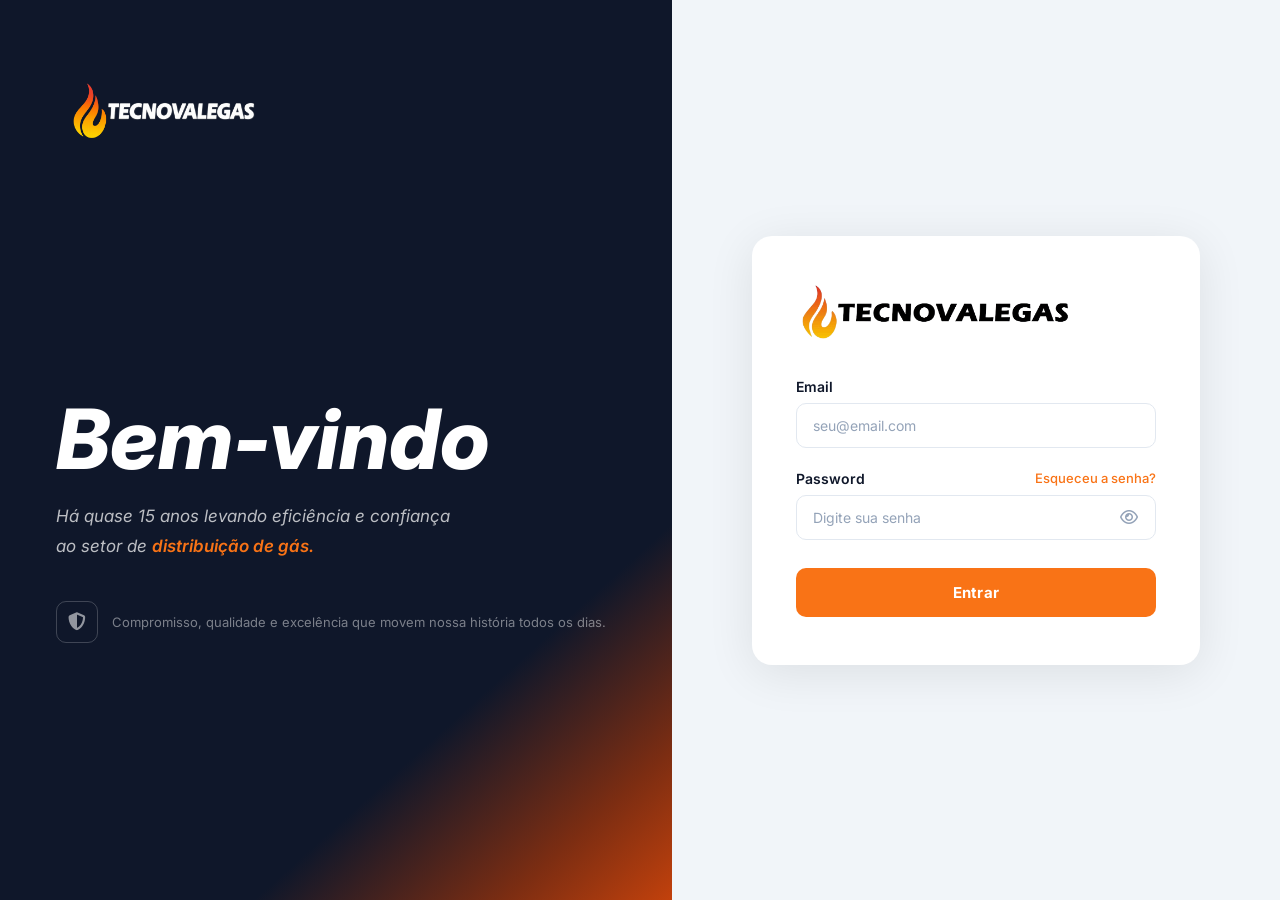
<file: view/login.html>
<!DOCTYPE html>
<html lang="pt-BR">
<head>
  <meta charset="UTF-8" />
  <meta name="viewport" content="width=device-width, initial-scale=1.0" />
  <title>TecnoVale Gás — Login</title>
  <link rel="icon" href="/images/Fogo.png" type="image/png" />
  <link href="https://fonts.googleapis.com/css2?family=Inter:ital,wght@0,300;0,400;0,500;0,600;0,700;0,800;1,400;1,700;1,800&display=swap" rel="stylesheet" />
  <link rel="stylesheet" href="https://cdnjs.cloudflare.com/ajax/libs/font-awesome/6.5.0/css/all.min.css" />
  <style>
    *, *::before, *::after { box-sizing: border-box; margin: 0; padding: 0; }

    :root {
      --orange:      #F97316;
      --orange-dark: #EA580C;
    }

    body {
      font-family: 'Inter', sans-serif;
      min-height: 100vh;
      display: flex;
    }

    /* ── Painel esquerdo ── */
    .panel-left {
      flex: 1;
      background: linear-gradient(138deg, #0F172A 0%, #0F172A 75%, #7c2d12 90%, #C2410C 100%);
      display: flex;
      flex-direction: column;
      padding: 44px 56px;
      position: relative;
      overflow: hidden;
    }


    .brand-logo {
      display: flex;
      align-items: center;
      z-index: 1;
    }

    .brand-logo img { height: 140px; width: auto; }

    .panel-center {
      flex: 1;
      display: flex;
      flex-direction: column;
      justify-content: center;
      gap: 40px;
      z-index: 1;
    }

    .panel-content {
      z-index: 1;
      text-align: left;
    }

    .panel-content h1 {
      font-size: clamp(54px, 6.5vw, 84px);
      font-weight: 800;
      color: #fff;
      line-height: 1.0;
      margin-bottom: 22px;
      font-style: italic;
    }

    .panel-content p {
      font-size: 17px;
      font-style: italic;
      color: rgba(255,255,255,0.72);
      line-height: 1.75;
      max-width: 400px;
    }

    .panel-content p strong {
      color: var(--orange);
      font-style: italic;
      font-weight: 600;
    }

    .panel-footer {
      display: flex;
      align-items: center;
      gap: 14px;
      z-index: 1;
    }

    .shield-icon {
      width: 42px; height: 42px;
      border: 1.5px solid rgba(255,255,255,0.2);
      border-radius: 10px;
      display: flex; align-items: center; justify-content: center;
      flex-shrink: 0;
      color: rgba(255,255,255,0.55);
      font-size: 18px;
    }

    .panel-footer p {
      font-size: 13px;
      color: rgba(255,255,255,0.45);
      line-height: 1.55;
    }

    /* ── Painel direito ── */
    .panel-right {
      flex: 1;
      background: #F1F5F9;
      display: flex;
      align-items: center;
      justify-content: center;
      padding: 40px 24px;
    }

    .login-card {
      background: #fff;
      border-radius: 20px;
      padding: 48px 44px;
      width: 100%;
      max-width: 448px;
      box-shadow: 0 8px 48px rgba(0,0,0,0.09);
    }

    .card-logo {
      display: flex;
      align-items: center;
      margin-bottom: 38px;
    }

    .card-logo img { height: 56px; width: auto; }

    .card-logo-text {
      font-size: 16px;
      font-weight: 800;
      color: #0F172A;
      letter-spacing: 1px;
      text-transform: uppercase;
    }

    .form-group { margin-bottom: 22px; }

    .form-label-row {
      display: flex;
      align-items: center;
      justify-content: space-between;
      margin-bottom: 8px;
    }

    label {
      font-size: 14px;
      font-weight: 600;
      color: #0F172A;
    }

    .forgot-link {
      font-size: 13px;
      font-weight: 500;
      color: var(--orange);
      text-decoration: none;
      transition: opacity .15s;
    }
    .forgot-link:hover { opacity: .75; }

    .input-wrap { position: relative; }

    input[type="email"],
    input[type="password"],
    input[type="text"] {
      width: 100%;
      border: 1.5px solid #E2E8F0;
      border-radius: 10px;
      padding: 13px 16px;
      font-family: 'Inter', sans-serif;
      font-size: 14px;
      color: #0F172A;
      outline: none;
      transition: border-color .2s, box-shadow .2s;
      background: #fff;
    }

    input[type="password"],
    input[type="text"].pwd-input {
      padding-right: 48px;
    }

    input:focus {
      border-color: var(--orange);
      box-shadow: 0 0 0 3px rgba(249,115,22,0.13);
    }

    input::placeholder { color: #94A3B8; }

    .btn-toggle-senha {
      position: absolute;
      right: 14px; top: 50%;
      transform: translateY(-50%);
      background: none; border: none;
      color: #94A3B8; cursor: pointer;
      font-size: 16px; padding: 4px;
      line-height: 1;
      transition: color .15s;
    }
    .btn-toggle-senha:hover { color: var(--orange); }

    .btn-login {
      width: 100%;
      background: var(--orange);
      color: #fff;
      border: none;
      border-radius: 10px;
      padding: 15px;
      font-family: 'Inter', sans-serif;
      font-size: 15px;
      font-weight: 700;
      cursor: pointer;
      margin-top: 6px;
      transition: background .2s, transform .1s, box-shadow .2s;
      letter-spacing: .2px;
    }
    .btn-login:hover  { background: var(--orange-dark); box-shadow: 0 4px 18px rgba(249,115,22,0.38); }
    .btn-login:active { transform: scale(.98); }
    .btn-login:disabled { opacity: .6; cursor: not-allowed; transform: none; }

    .error-msg {
      display: none;
      background: #FEF2F2;
      border: 1px solid #FECACA;
      border-radius: 9px;
      padding: 11px 14px;
      font-size: 13px;
      color: #DC2626;
      margin-bottom: 20px;
      align-items: center;
      gap: 8px;
    }
    .error-msg.visible { display: flex; }

    .caps-warn {
      display: none;
      align-items: center;
      gap: 8px;
      font-size: 13px;
      color: #64748B;
      background: #F8FAFC;
      border: 1.5px solid #E2E8F0;
      border-radius: 10px;
      padding: 10px 14px;
      margin-top: 8px;
    }
    .caps-warn.visible { display: flex; }

    @supports (min-height: 100dvh) {
      body { min-height: 100dvh; }
    }

    /* ── Tablet: painel esquerdo mais estreito ── */
    @media (max-width: 1024px) {
      .panel-left { padding: 32px 34px; }
      .brand-logo img { height: 104px; }
      .panel-content h1 { font-size: clamp(40px, 6vw, 60px); }
      .panel-content p { font-size: 15px; }
      .login-card { padding: 40px 32px; }
    }

    /* ── Celular: só o cartão de login ── */
    @media (max-width: 768px) {
      .panel-left { display: none; }
      body { background: #F1F5F9; justify-content: center; }
      .panel-right { padding: 28px 16px; }
      .login-card {
        padding: 32px 22px;
        border-radius: 16px;
        box-shadow: 0 4px 28px rgba(0,0,0,0.07);
      }
      .card-logo { justify-content: center; margin-bottom: 26px; }
      .card-logo img { height: 48px; }
      label { font-size: 13px; }
      /* 16px evita o zoom automático do iOS ao focar o campo */
      input[type="email"],
      input[type="password"],
      input[type="text"] { font-size: 16px; padding: 14px 16px; }
      .btn-login { padding: 16px; font-size: 16px; }
      .btn-toggle-senha { padding: 8px; right: 10px; }
    }

    @media (max-width: 380px) {
      .panel-right { padding: 20px 12px; }
      .login-card { padding: 26px 16px; }
      .card-logo img { height: 42px; }
    }
  </style>
</head>
<body>

  <!-- ── Lado Esquerdo ── -->
  <div class="panel-left">
    <div class="brand-logo">
      <img src="/images/Logo%20nova.png" alt="TecnoVale Gás" />
    </div>

    <div class="panel-center">
      <div class="panel-content">
        <h1>Bem-vindo</h1>
        <p>
          Há quase 15 anos levando eficiência e confiança ao setor de
          <strong>distribuição de gás.</strong>
        </p>
      </div>

      <div class="panel-footer">
        <div class="shield-icon"><i class="fa-solid fa-shield-halved"></i></div>
        <p>Compromisso, qualidade e excelência que movem nossa história todos os dias.</p>
      </div>
    </div>
  </div>

  <!-- ── Lado Direito ── -->
  <div class="panel-right">
    <div class="login-card">

      <div class="card-logo">
        <img src="/images/tecnovale-removebg-preview.png" alt="TecnoVale Gás" />
      </div>

      <div class="error-msg" id="errorMsg">
        <i class="fa-solid fa-circle-xmark"></i>
        <span id="errorText">Email ou senha incorretos.</span>
      </div>

      <div class="form-group">
        <div class="form-label-row">
          <label for="email">Email</label>
        </div>
        <input type="email" id="email" placeholder="seu@email.com" autocomplete="email" />
      </div>

      <div class="form-group">
        <div class="form-label-row">
          <label for="senha">Password</label>
          <a href="#" class="forgot-link" onclick="return false;">Esqueceu a senha?</a>
        </div>
        <div class="input-wrap">
          <input type="password" id="senha" class="pwd-input" placeholder="Digite sua senha" autocomplete="current-password" />
          <button class="btn-toggle-senha" type="button" onclick="toggleSenha()" id="btnToggle">
            <i class="fa-regular fa-eye" id="iconSenha"></i>
          </button>
        </div>
        <span class="caps-warn" id="capsWarnSenha"><i class="fa-solid fa-lock"></i> Caps Lock está ativado</span>
      </div>

      <button class="btn-login" id="btnLogin" onclick="fazerLogin()">Entrar</button>

    </div>
  </div>

  <script>
    const API_BASE = '';

    if (sessionStorage.getItem('token')) window.location.href = '/dashboard';

    document.addEventListener('keydown', e => { if (e.key === 'Enter') fazerLogin(); });

    (function () {
      const input = document.getElementById('senha');
      const warn  = document.getElementById('capsWarnSenha');
      input.addEventListener('keyup', e => {
        warn.classList.toggle('visible', e.getModifierState('CapsLock'));
      });
      input.addEventListener('blur', () => warn.classList.remove('visible'));
    })();

    function toggleSenha() {
      const input = document.getElementById('senha');
      const icon  = document.getElementById('iconSenha');
      if (input.type === 'password') {
        input.type = 'text';
        icon.className = 'fa-regular fa-eye-slash';
      } else {
        input.type = 'password';
        icon.className = 'fa-regular fa-eye';
      }
    }

    function mostrarErro(msg) {
      document.getElementById('errorText').textContent = msg;
      document.getElementById('errorMsg').classList.add('visible');
    }

    async function fazerLogin() {
      const email = document.getElementById('email').value.trim();
      const senha = document.getElementById('senha').value.trim();
      const btn   = document.getElementById('btnLogin');

      document.getElementById('errorMsg').classList.remove('visible');
      if (!email) { mostrarErro('Informe o e-mail.'); return; }
      if (!senha) { mostrarErro('Informe a senha.'); return; }

      btn.disabled    = true;
      btn.textContent = 'Entrando...';

      try {
        const res  = await fetch(`${API_BASE}/login`, {
          method:  'POST',
          headers: { 'Content-Type': 'application/json' },
          body:    JSON.stringify({ email, senha }),
        });
        const data = await res.json();

        if (!res.ok || !data.status) {
          mostrarErro(data.msg || 'Email ou senha incorretos.');
          return;
        }

        sessionStorage.setItem('token',     data.token);
        sessionStorage.setItem('nomeLogin', data.nomeLogin || 'Administrador');
        sessionStorage.setItem('idAdmin',   data.idAdmin   || '');
        sessionStorage.setItem('cargo',     data.cargo     || 'Administracao');
        window.location.href = '/dashboard';

      } catch {
        mostrarErro('Não foi possível conectar ao servidor. Verifique se a API está rodando.');
      } finally {
        btn.disabled    = false;
        btn.textContent = 'Entrar';
      }
    }
  </script>

</body>
</html>
</file>
